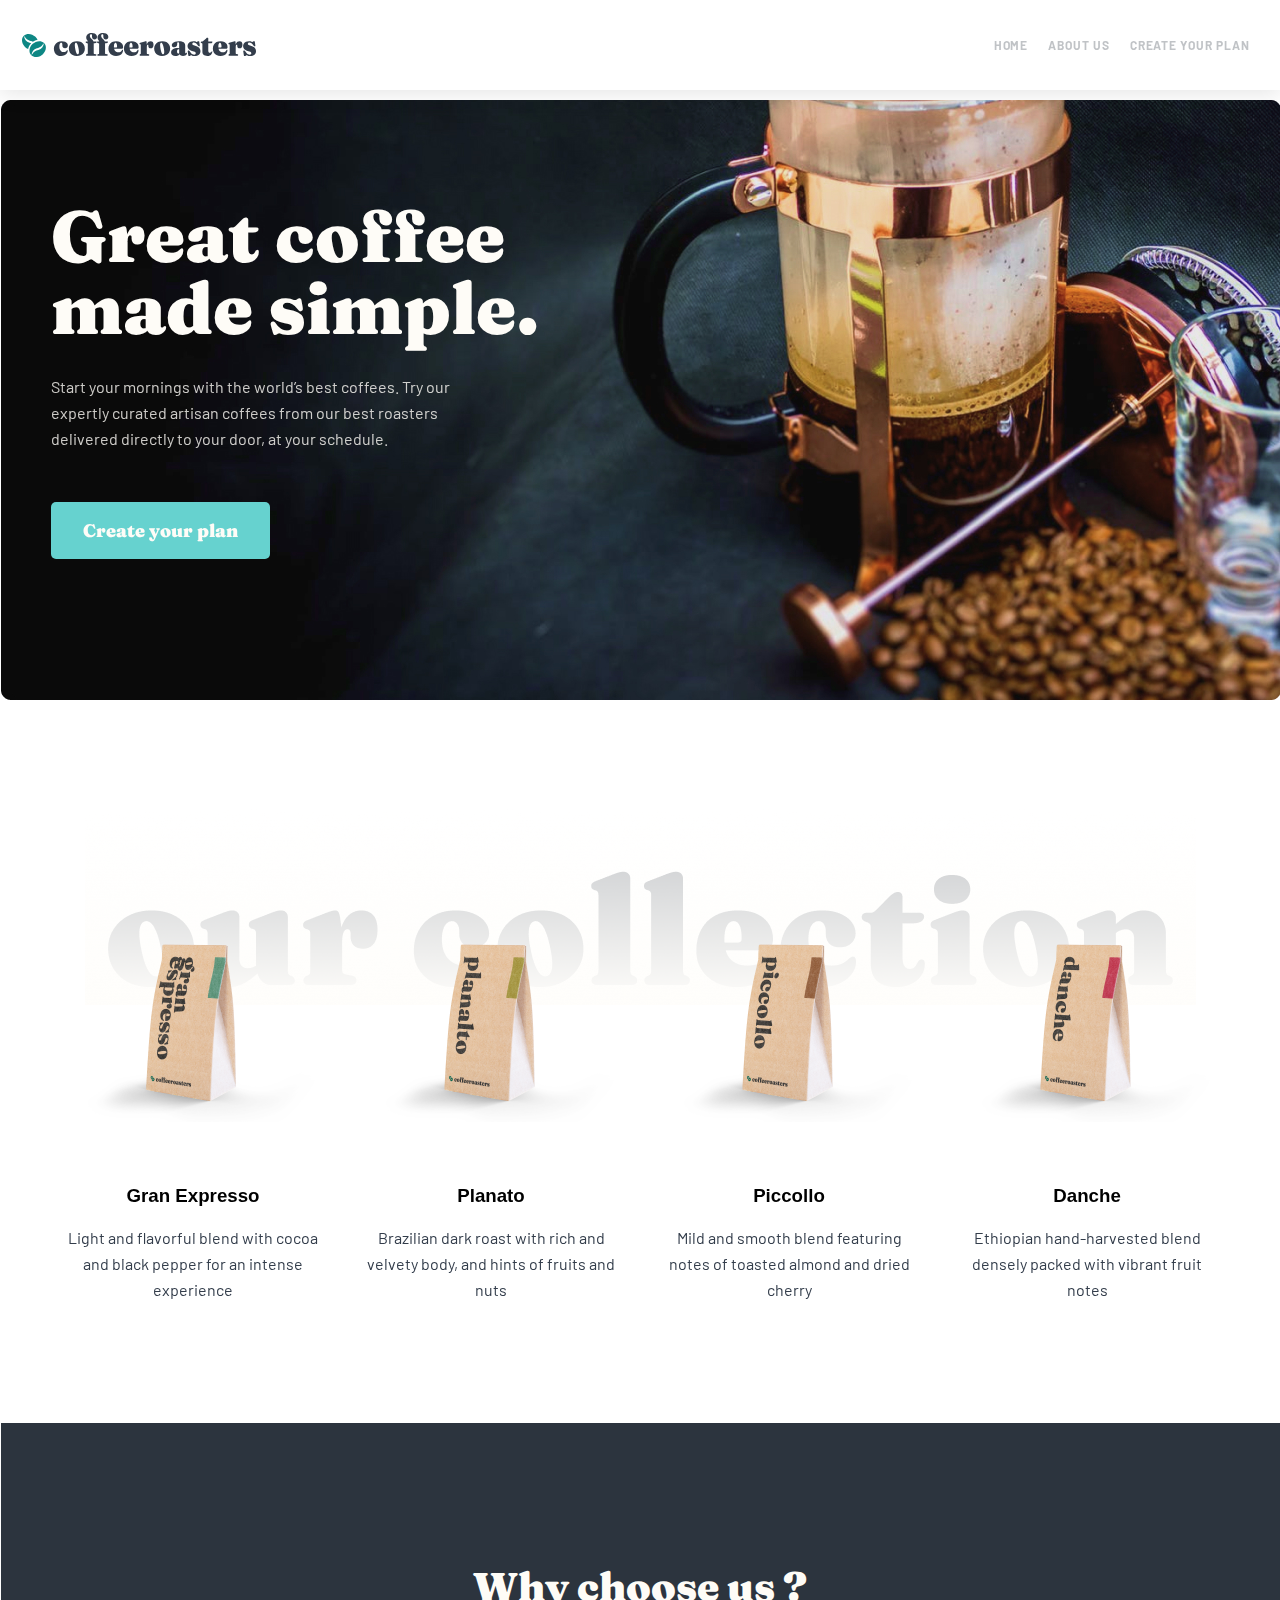
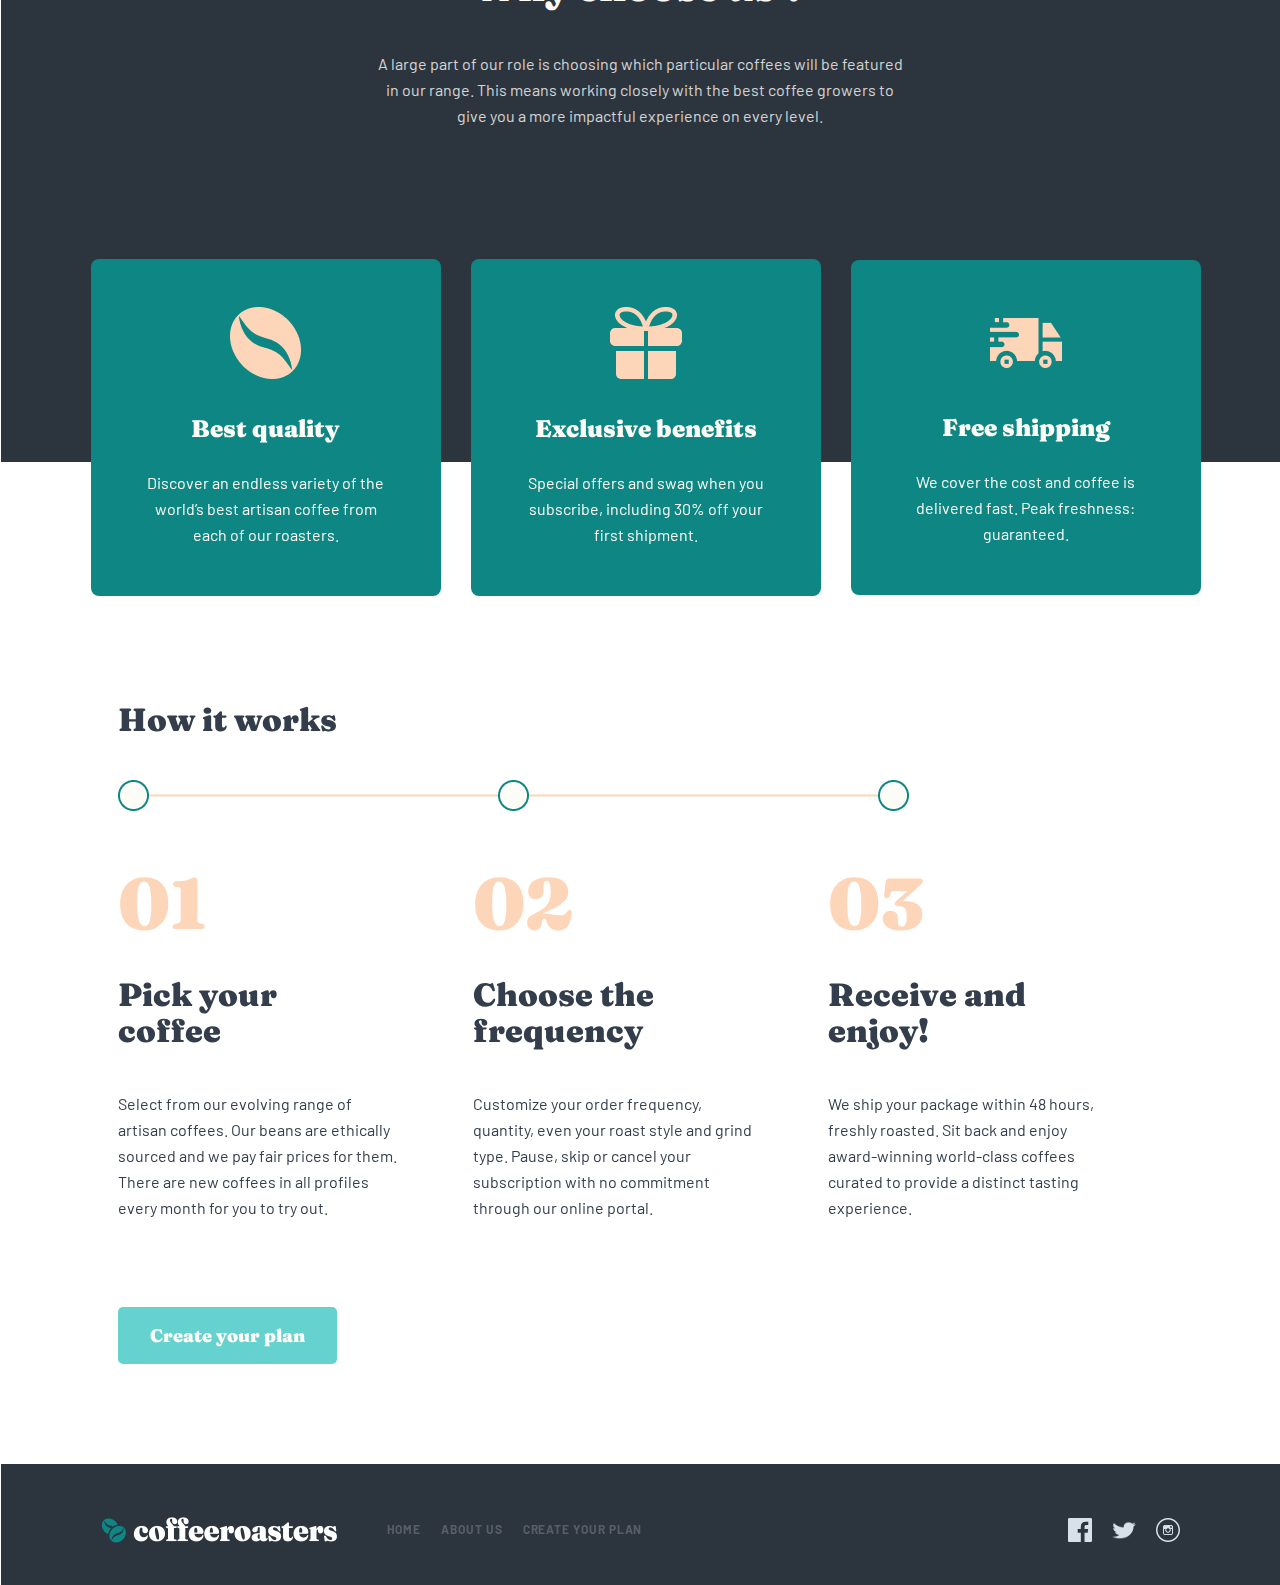
<file: Index.html>
<!DOCTYPE html>
<html lang="en">
  <head>
    <meta charset="UTF-8" />
    <meta http-equiv="X-UA-Compatible" content="IE=edge" />
    <meta name="viewport" content="width=device-width, initial-scale=1.0" />
    <link rel="icon" href="./images/beans.png">
    <link rel="stylesheet" href="./css/normalize.css" />
    <!-- <link rel="stylesheet" href="./css/Main.css" /> -->
    <link rel="stylesheet" href="./css/main.min.css" />
    <!-- before: min and auto prefix -->
    <title>Coffeeroasters</title>
  </head>
  <body>
    <!-- HEADER ☺ -->
    <header  class="">
      <div class="container header-container">
        <a href="#">
          <img
            class="logo-pic"
            src="./images/logo.svg"
            alt="Logo of Coffee"
            width="236"
            height="26"
          />
        </a>
        <nav class="nav">
          <ul class="nav-list">
            <li class="link-item">
              <a href="./Index.html" class="nav-link">Home</a>
            </li>
            <li class="link-item">
              <a href="./about-us.html" class="nav-link">About Us</a>
            </li>
            <li class="link-item">
              <a href="#create" class="nav-link">Create your plan</a>
            </li>
          </ul>
        </nav>
      </div>
    </header>
    <!-- END header ☺ -->
    <!-- PART MAIN ♥ -->
    <main id="home">
      <h1 class="visually_hidden">Coffee</h1>
      <!-- HERO ↓ -->
      <section class="hero">
        <div class="container hero-container">
          <div class="hero-left">
            <h2 class="hero-heading">Great coffee made simple.</h2>
            <p class="hero-desc">
              Start your mornings with the world’s best coffees. Try our
              expertly curated artisan coffees from our best roasters delivered
              directly to your door, at your schedule.
            </p>
            <button class="button">Create your plan</button>
          </div>
        </div>
      </section>
      <!-- End HERO ↑ -->
      <!-- COLLACTION ↓ -->
      <section id="about-us" >
        <div class="container container-collaction">
          <div class="collaction_box gran">
            <h3 class="servoces-heading">Gran Expresso</h3>
            <p class="collaction-desc">
              Light and flavorful blend with cocoa and black pepper for an
              intense experience
            </p>
          </div>
          <div class="collaction_box planalto">
            <h3 class="servoces-heading">Planato</h3>
            <p class="collaction-desc">
              Brazilian dark roast with rich and velvety body, and hints of
              fruits and nuts
            </p>
          </div>
          <div class="collaction_box piccollo">
            <h3 class="servoces-heading">Piccollo</h3>
            <p class="collaction-desc">
              Mild and smooth blend featuring notes of toasted almond and dried
              cherry
            </p>
          </div>
          <div class="collaction_box danche">
            <h3 class="servoces-heading">Danche</h3>
            <p class="collaction-desc">
              Ethiopian hand-harvested blend densely packed with vibrant fruit
              notes
            </p>
          </div>
        </div>
      </section>
      <!-- END COLLACTION ↑ -->
      <!-- SERVICES ↓ -->
      <section>
        <div class="container services_container">
          <div class="services-top">
            <h3 class="services-hesder">Why choose us ?</h3>
            <p class="services-desc">
              A large part of our role is choosing which particular coffees will
              be featured in our range. This means working closely with the best
              coffee growers to give you a more impactful experience on every
              level.
            </p>
          </div>
          <div class="services_box">
            <ul class="services-box-list">
              <li class="services-box-item quality">
                <h4 class="services-box-header">Best quality</h4>
                <p class="services-box-desc">
                  Discover an endless variety of the world’s best artisan coffee
                  from each of our roasters.
                </p>
              </li>
              <li class="services-box-item benefits">
                <h4 class="services-box-header">Exclusive benefits</h4>
                <p class="services-box-desc">
                  Special offers and swag when you subscribe, including 30% off
                  your first shipment.
                </p>
              </li>
              <li class="services-box-item shipping">
                <h4 class="services-box-header">Free shipping</h4>
                <p class="services-box-desc">
                  We cover the cost and coffee is delivered fast. Peak
                  freshness: guaranteed.
                </p>
              </li>
            </ul>
          </div>
        </div>
      </section>
      <!-- END SERVICES ↑ -->
      <!-- MAKE A COFFEE ↓ -->
      <section>
        <div class="container meke-coffee-container">
          <h5 id="create" class="make-coffee-header">How it works</h5>
          <img
            src="./images/way.png"
            alt="way-create"
            width="791"
            height="31"
          />
          <div   class="make-coffee-box">
            <ul class="make-coffee-list">
              <li class="make-coffee-item">
                <p class="makee-coffee-num">01</p>
                <h6 class="make-coffee-header">Pick your coffee</h6>
                <p class="make-coffee-desc">
                  Select from our evolving range of artisan coffees. Our beans are ethically sourced and we pay fair prices for them. There are new coffees in all profiles every month for you to try out.
                </p>
              </li>
              <li class="make-coffee-item">
                <p class="makee-coffee-num">02</p>
                <h6 class="make-coffee-header">Choose the frequency</h6>
                <p class="make-coffee-desc">
                  Customize your order frequency, quantity, even your roast
                  style and grind type. Pause, skip or cancel your subscription with no commitment through our online portal.
                </p>
              </li>
              <li class="make-coffee-item">
                <p class="makee-coffee-num">03</p>
                <h6 class="make-coffee-header">Receive and enjoy!</h6>
                <p class="make-coffee-desc">
                  We ship your package within 48 hours, freshly roasted. Sit
                  back and enjoy award-winning world-class coffees curated to provide a distinct tasting experience.
                </p>
              </li>
            </ul>
            <button class="make-coffee-button button"> Create your plan </button>
          </div>
        </div>
      </section>
      <!-- END MAKE A COFFEE ↑ -->
    </main>
    <!-- END MAIN ♥ -->
    <!-- FOOTER ♠ -->
    <footer class="footer">
      <div class="container footer-container">
        <div class="footer-left">
          <img
          class="logo-pic"
          src="./images/footer-logo.png"
          alt="logo of coffee"
          width="236"
          height="26">
          <nav>
            <ul>
              <nav class="nav-footer nav">
                <ul class="nav-list nav-footer-list">
                  <li class="footer link-item">
                    <a href="./Index.html" class="nav-link">Home</a>
                  </li>
                  <li class="footer link-item">
                    <a href="./about-us.html" class="nav-link">About Us</a>
                  </li>
                  <li class="footer link-item">
                    <a href="#create" class="nav-link">Create your plan</a>
                  </li>
            </ul>
          </nav>
        </div>
        <div class="footer-links">
          <a class="footer-link" href="facebook.com">
            <img class="icon-footer" src="./images/FB.svg" alt="facebook logo" width="24" height="24">
          </a>
          <a class="footer-link" href="twitter.com"><img class="icon-footer" src="./images/twitter.ico" alt="twitter log" width="24" height="20"></a>
          <a class="footer-link" href="instagram.com"><img class="icon-footer" src="./images/instagram.ico" alt="instagram icon" width="24" height="24"></a>
        </div>
      </div>
    </footer>
    <!-- END FOOTER ♠ -->
  </body>
</html>
</file>
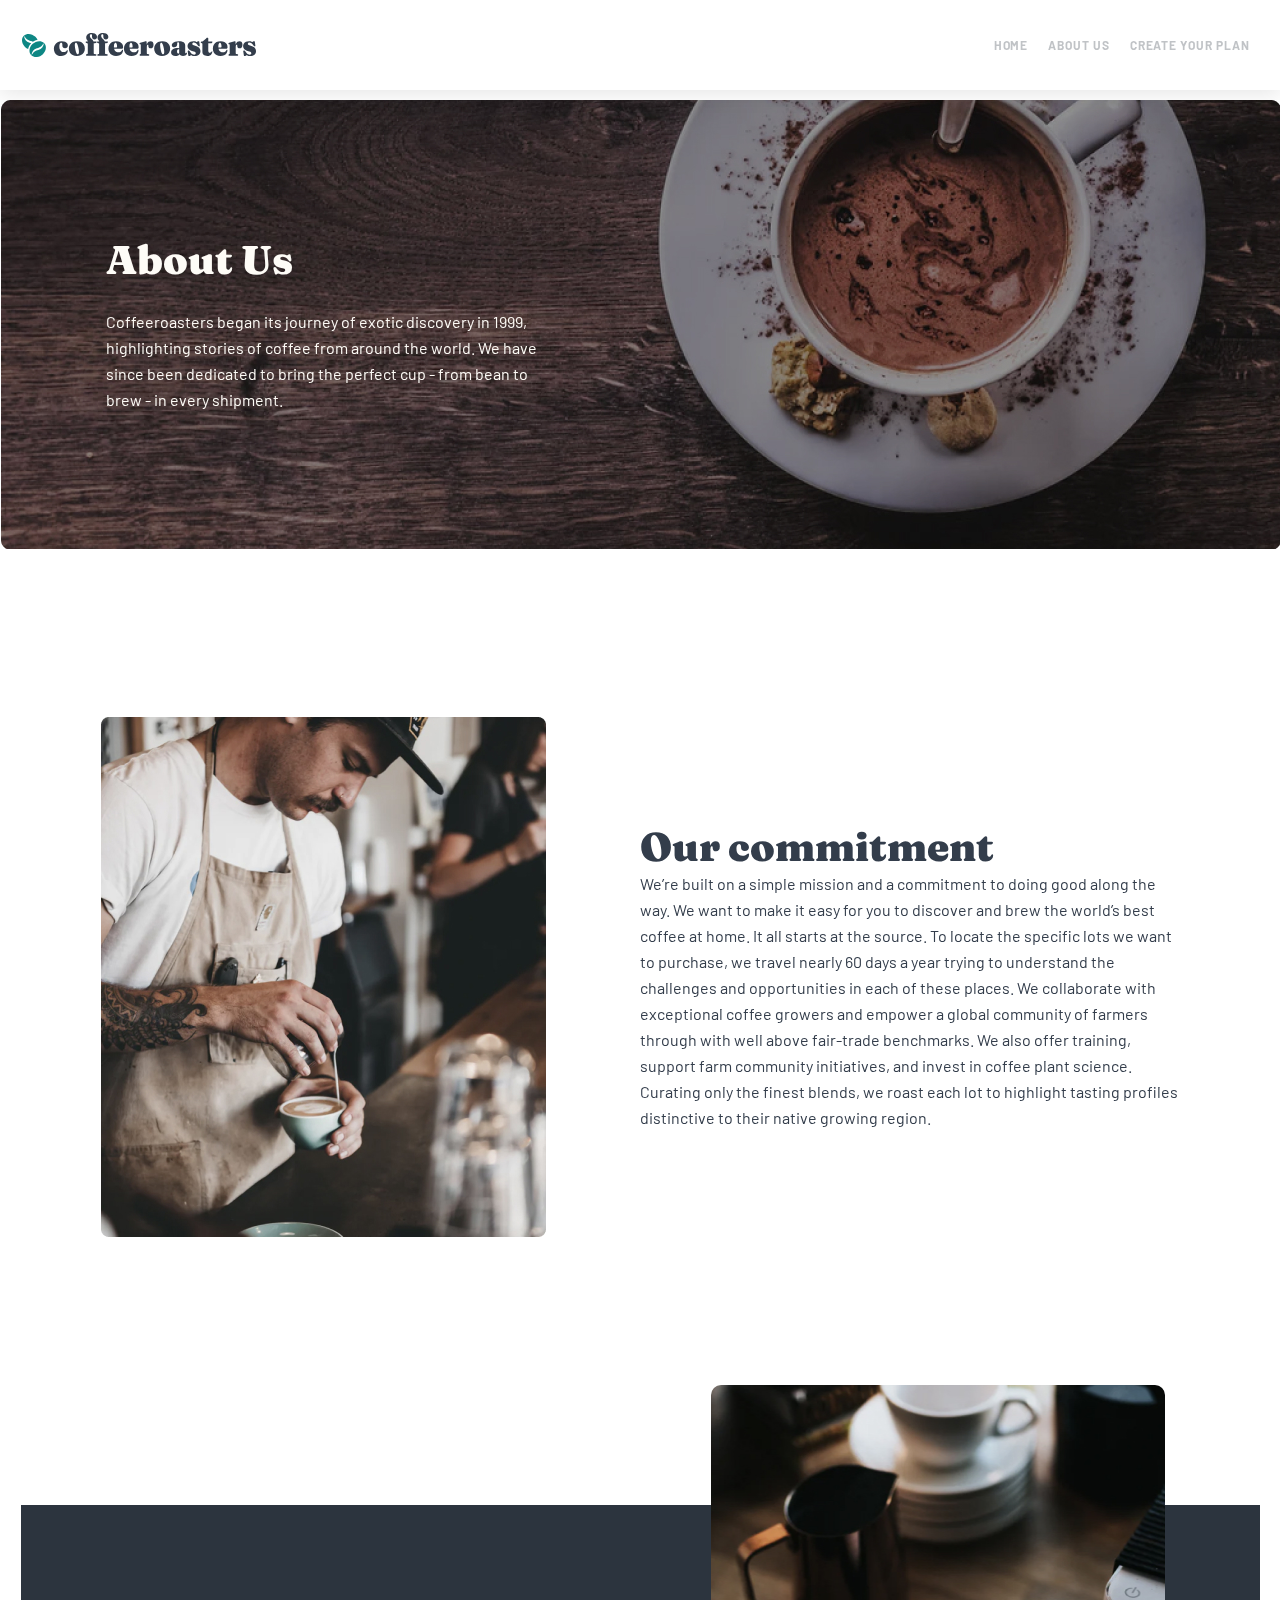
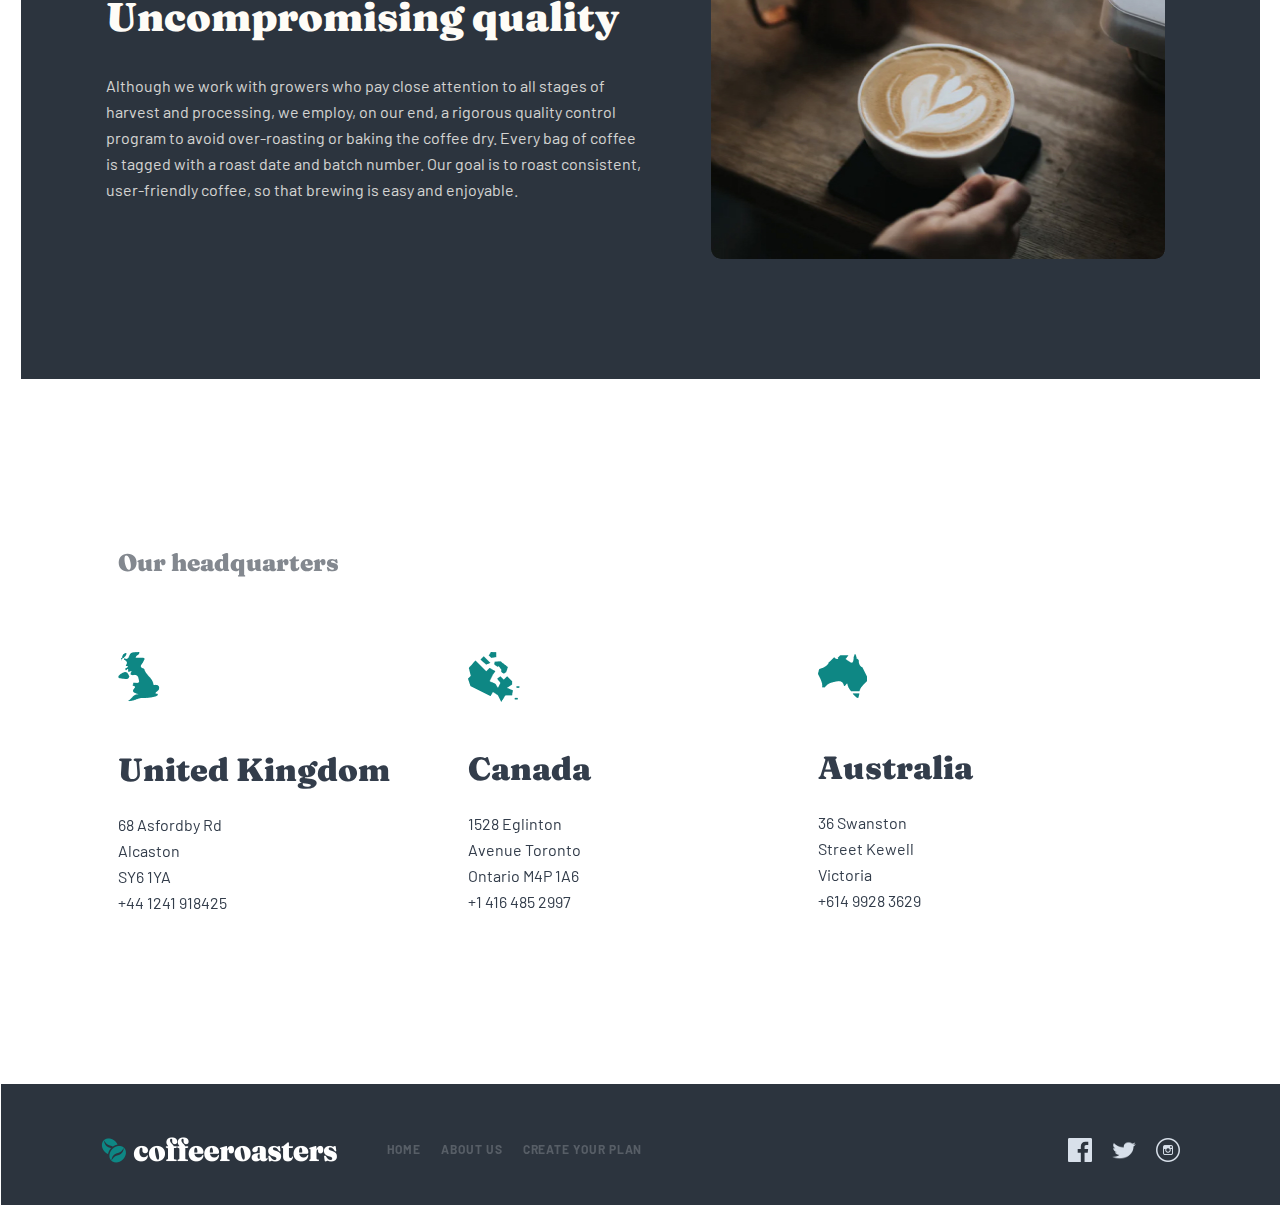
<file: about-us.html>
<!DOCTYPE html>
<html lang="en">
  <head>
    <meta charset="UTF-8" />
    <meta http-equiv="X-UA-Compatible" content="IE=edge" />
    <meta name="viewport" content="width=device-width, initial-scale=1.0" />
    <link rel="icon" href="./images/beans.png" />
    <link rel="stylesheet" href="./css/normalize.css" />
    <!-- <link rel="stylesheet" href="./css/Main.css" /> -->
    <link rel="stylesheet" href="./css/main.min.css">
    <!-- <link rel="stylesheet" href="./css/main.min.css"> -->
    <title>About Us</title>
  </head>
  <body>
    <!-- HEADER ☻ -->
    <header>
      <div class="container header-container">
        <a href="#">
          <img
            class="logo-pic"
            src="./images/logo.svg"
            alt="Logo of Coffee"
            width="236"
            height="26"
          />
        </a>
        <nav class="nav">
          <ul class="nav-list">
            <li class="link-item">
              <a href="./Index.html" class="nav-link">Home</a>
            </li>
            <li class="link-item">
              <a href="./about-us.html" class="nav-link">About Us</a>
            </li>
            <li class="link-item">
              <a href="#create" class="nav-link">Create your plan</a>
            </li>
          </ul>
        </nav>
      </div>
    </header>
    <!-- END HEADER ☻ -->
    <!-- MAIN ♥ -->
    <main>
      <!-- ABOUT US HERO -->
      <section>
        <div class="container about-us-hero">
          <div class="about-us-hero-left">
            <h1 class="about-us-header">About Us</h1>
            <p class="about-us-desc">
              Coffeeroasters began its journey of exotic discovery in 1999,
              highlighting stories of coffee from around the world. We have
              since been dedicated to bring the perfect cup - from bean to brew
              - in every shipment.
            </p>
          </div>
        </div>
      </section>
      <!-- END ABOUT US HERO -->
      <section>
        <div class="container about-us-commitment">
          <img
            class="commitment-pic"
            src="./images/Bitmap2.jpg"
            alt="preparing coffee"
            width="445"
            height="520"
          />
          <div class="commitment-right">
            <h2 class="commitment-header">Our commitment</h2>
            <p class="commitment-desc">
              We’re built on a simple mission and a commitment to doing good
              along the way. We want to make it easy for you to discover and
              brew the world’s best coffee at home. It all starts at the source.
              To locate the specific lots we want to purchase, we travel nearly
              60 days a year trying to understand the challenges and
              opportunities in each of these places. We collaborate with
              exceptional coffee growers and empower a global community of
              farmers through with well above fair-trade benchmarks. We also
              offer training, support farm community initiatives, and invest in
              coffee plant science. Curating only the finest blends, we roast
              each lot to highlight tasting profiles distinctive to their native
              growing region.
            </p>
          </div>
        </div>
      </section>
      <!-- ABOUT US QUALITY -->
      <section>
        <div class="container about-us-quality-container">
          <div class="about-us-quality">
            <div class="about-us-quality-left">
              <h3 class="quality-header">Uncompromising quality</h3>
              <p class="quality-desc">
                Although we work with growers who pay close attention to all
                stages of harvest and processing, we employ, on our end, a
                rigorous quality control program to avoid over-roasting or
                baking the coffee dry. Every bag of coffee is tagged with a
                roast date and batch number. Our goal is to roast consistent,
                user-friendly coffee, so that brewing is easy and enjoyable.
              </p>
            </div>
            <img
              class="quality-img"
              src="./images/Bitmap3.jpg"
              alt="coffee"
              width="454"
              height="474"
            />
          </div>
        </div>
      </section>
      <!-- END ABOUT US QUALITY -->
      <!-- OUR HEADQUARTESRS -->
      <section>
          <div class="container heaadquarters">
            <h4 class="heaadquarters-header">Our headquarters</h4>
            <div class="heaadquarters-box">
                <ul class="heaadquarters-list">
                    <li class="heaadquarters-items kingdom">
                        <h5 class=" heaadquarters-items-header">  United Kingdom </h5>
                        <address class="heaadquarters-items-address">68 Asfordby Rd Alcaston            SY6 1YA </address>
                        <a class="heaadquarters-items-tel" href="tel:+44 1241918425">+44 1241 918425 </a>
                    </li>
                    <li class="heaadquarters-items canada">
                        <h5 class=" heaadquarters-items-header">  Canada </h5>
                        <address class="heaadquarters-items-address">1528 Eglinton Avenue Toronto Ontario M4P 1A6  </address>
                        <a class="heaadquarters-items-tel" href="tel:+44 1241918425">+1 416 485 2997</a>
                    </li>
                    <li class="heaadquarters-items australia">
                        <h5 class=" heaadquarters-items-header">  Australia </h5>
                        <address class="heaadquarters-items-address">36 Swanston Street Kewell Victoria  </address>
                        <a class="heaadquarters-items-tel" href="tel:+44 1241918425">+614 9928 3629 </a>
                    </li>
                </ul>
            </div>
          </div>
      </section>
      <!-- END OUR HEADQUARTESRA -->
    </main>
    <!-- END MAIN ♥ -->
    <!-- FOOTER ♠ -->
    <footer class="footer">
        <div class="container footer-container">
          <div class="footer-left">
            <img
            class="logo-pic"
            src="./images/footer-logo.png"
            alt="logo of coffee"
            width="236"
            height="26">
            <nav>
              <ul>
                <nav class="nav-footer nav">
                  <ul class="nav-list nav-footer-list">
                    <li class="footer link-item">
                      <a href="./Index.html" class="nav-link">Home</a>
                    </li>
                    <li class="footer link-item">
                      <a href="./about-us.html" class="nav-link">About Us</a>
                    </li>
                    <li class="footer link-item">
                      <a href="#create" class="nav-link">Create your plan</a>
                    </li>
              </ul>
            </nav>
          </div>
          <div class="footer-links">
            <a class="footer-link" href="facebook.com">
              <img class="icon-footer" src="./images/FB.svg" alt="facebook logo" width="24" height="24">
            </a>
            <a class="footer-link" href="twitter.com"><img class="icon-footer" src="./images/twitter.ico" alt="twitter log" width="24" height="20"></a>
            <a class="footer-link" href="instagram.com"><img class="icon-footer" src="./images/instagram.ico" alt="instagram icon" width="24" height="24"></a>
          </div>
        </div>
      </footer>
    <!-- END FOOTER ♠ -->
  </body>
</html>
</file>
<file: css/Main.css>
/* Fonts Fraunces */
/* fraunces-regular - latin */
@font-face {
  font-family: "Fraunces";
  font-style: normal;
  font-weight: 400;
  src: url("../fonts/fraunces-v10-latin-regular.woff2") format("woff2"),
    /* Super Modern Browsers */ url("../fonts/fraunces-v10-latin-regular.woff")
      format("woff"),
    /* Modern Browsers */ url("../fonts/fraunces-v10-latin-regular.ttf")
      format("truetype"); /* Safari, Android, iOS */
}
/* fraunces-900 - latin */
@font-face {
  font-family: "Fraunces";
  font-style: normal;
  font-weight: 900;
  src: url("../fonts/fraunces-v10-latin-900.woff2") format("woff2"),
    /* Super Modern Browsers */ url("../fonts/fraunces-v10-latin-900.woff")
      format("woff"),
    /* Modern Browsers */ url("../fonts/fraunces-v10-latin-900.ttf")
      format("truetype"); /* Safari, Android, iOS */
}
/* Font BARLOW  */
/* barlow-regular - latin */
@font-face {
  font-family: "Barlow";
  font-style: normal;
  font-weight: 400;
  src: url("../fonts/barlow-v5-latin-regular.woff2") format("woff2"),
    /* Super Modern Browsers */ url("../fonts/barlow-v5-latin-regular.woff")
      format("woff"),
    /* Modern Browsers */ url("../fonts/barlow-v5-latin-regular.ttf")
      format("truetype"); /* Safari, Android, iOS */
}
/* barlow-500 - latin */
@font-face {
  font-family: "Barlow";
  font-style: normal;
  font-weight: 500;
  src: url("../fonts/barlow-v5-latin-500.woff2") format("woff2"),
    /* Super Modern Browsers */ url("../fonts/barlow-v5-latin-500.woff")
      format("woff"),
    /* Modern Browsers */ url("../fonts/barlow-v5-latin-500.ttf")
      format("truetype"); /* Safari, Android, iOS */
}
/* barlow-600 - latin */
@font-face {
  font-family: "Barlow";
  font-style: normal;
  font-weight: 600;
  src: url("../fonts/barlow-v5-latin-600.woff2") format("woff2"),
    /* Super Modern Browsers */ url("../fonts/barlow-v5-latin-600.woff")
      format("woff"),
    /* Modern Browsers */ url("../fonts/barlow-v5-latin-600.ttf")
      format("truetype"); /* Safari, Android, iOS */
}
/* barlow-700 - latin */
@font-face {
  font-family: "Barlow";
  font-style: normal;
  font-weight: 700;
  src: url("../fonts/barlow-v5-latin-700.woff2") format("woff2"),
    /* Super Modern Browsers */ url("../fonts/barlow-v5-latin-700.woff")
      format("woff"),
    /* Modern Browsers */ url("../fonts/barlow-v5-latin-700.ttf")
      format("truetype"); /* Safari, Android, iOS */
}
*,
*::before,
*::after {
  box-sizing: border-box;
}
html {
  scroll-behavior: smooth;
}
body {
  margin: 0;
  margin-top: 100px;
  padding: 0;
  font-family: " Fraunces ", sans-serif;
}
a {
  text-decoration: none;
}
img {
  vertical-align: middle;
}
header {
  position: fixed;
  top: 0;
  left: 0;
  padding-top: 0px;
  padding-bottom: 0px;
  width: 100%;
  background-color: #ffffff;
  box-shadow: 0px 4px 20px rgba(0, 0, 0, 0.1);
  z-index: 9999;
}
.visually_hidden {
  position: absolute;
  width: 1px;
  height: 1px;
  margin: -1px;
  padding: 0;
  overflow: hidden;
  border: 0;
  clip: rect(0 0 0 0);
}
.container {
  width: 1279px;
  margin: 0 auto;
  padding: 0 20px;
}
/* nav ↓ */
.header-container {
  display: flex;
  align-items: center;
}
.logo-pic {
  text-decoration: none;
}
.logo-pic:hover {
  opacity: 0.5;
}
.logo-pic:active {
  opacity: 1;
}
.nav-list,
.nav {
  display: flex;
  margin-left: auto;
  align-items: center;
  list-style: none;
}
.nav-link {
  margin: 0;
  font-family: Barlow;
  font-style: normal;
  font-weight: bold;
  font-size: 12px;
  line-height: 15px;
  letter-spacing: 0.923077px;
  text-transform: uppercase;
  color: #83888f;
}
.link-item {
  padding: 20px 10px;
  opacity: 0.5;
  cursor: pointer;
  text-decoration: none;
}
.link-item:hover {
  opacity: 1;
}
.link-item:active {
  opacity: 0.5;
}
/*  Part Hero  */
.hero-container {
  padding: 100px 50px;
  background: url("../images/hero_img.jpg");
  background-repeat: no-repeat;
  background-size: 1280px 600px;
}
.hero-left {
  width: 540px;
  margin: 0;
  padding: 0 0 150px 0;
  display: flex;
  flex-wrap: wrap;
  align-items: center;
}
.hero-heading {
  width: 540px;
  margin: 0 0 30px 0;
  font-family: Fraunces;
  font-weight: 900;
  font-size: 72px;
  line-height: 72px;
  color: #fefcf7;
}
.hero-desc {
  width: 445px;
  margin: 0 0 50px 0;
  font-family: Barlow;
  font-size: 16px;
  line-height: 26px;
  color: #fefcf7;
  opacity: 0.8;
}
.button {
  margin: 0;
  padding: 15px 31px;
  font-family: Fraunces;
  font-weight: 900;
  font-size: 18px;
  line-height: 25px;
  text-align: center;
  color: #fefcf7;
  background-color: #66d2cf;
  border: 1px solid transparent;
  border-radius: 5px;
  /* box-shadow: rgba(0, 0, 0, 0.15) 1.95px 1.95px 2.6px; */
  cursor: pointer;
}
.button:hover {
  box-shadow: rgba(0, 0, 0, 0.3) 2.4px 2.4px 3.2px;
}
.button:active {
  opacity: 0.7;
  box-shadow: #59bab6 3px 3px 6px 0px inset, #4bb6b3 -3px -3px 6px 1px inset;
}
/* collaction ↓ */
.container-collaction {
  width: 1275px;
  padding-top: 120px;
  padding-bottom: 120px;
  display: flex;
  align-items: center;
  justify-content: space-evenly;
  background-image: url("../images/services_bg-img.png");
  background-repeat: no-repeat;
  background-size: 1111px 196px;
  background-position-x: 50%;
}
.collaction_box {
  width: 255px;
  text-align: center;
  display: flex;
  flex-direction: column;
}
.gran::before {
  content: url(../images/kopi1.png);
  margin-bottom: 40px;
}
.planalto::before {
  content: url(../images/kopi2.png);
  margin-bottom: 40px;
}
.piccollo::before {
  content: url(../images/kopi3.png);
  margin-bottom: 40px;
}
.danche::before {
  content: url(../images/kopi4.png);
  margin-bottom: 40px;
}
.collaction-heading {
  width: 255px;
  margin: 0;
  margin-bottom: 24px;
  padding: 0;
  font-family: Fraunces;
  font-style: normal;
  font-weight: 900;
  font-size: 24px;
  line-height: 32px;
  text-align: center;
  color: #333d4b;
}
.collaction-desc {
  margin: 0;
  padding: 0;
  font-family: Barlow;
  font-size: 16px;
  line-height: 26px;
  text-align: center;
  color: #333d4b;
}
/* End collaction */
/* Why choose us ? ↓ */
.services_container {
  padding: 100px 0 317px;
  text-align: center;
  position: relative;
  background-color: #2c343e;
}
.services-top {
  width: 540px;
  margin: 0 auto;
}
.services-hesder {
  font-family: Fraunces;
  font-style: normal;
  font-weight: 900;
  font-size: 40px;
  line-height: 48px;
  text-align: center;
  color: #fefcf7;
}
.services-desc {
  font-family: Barlow;
  font-style: normal;
  font-weight: normal;
  font-size: 16px;
  line-height: 26px;
  text-align: center;
  color: #fefcf7;
  opacity: 0.8;
}
.services_box {
  position: absolute;
  left: 50px;
  bottom: -150px;
}
.services-box-list {
  display: flex;
  justify-content: center;
  align-items: center;
  list-style: none;
}
.services-box-item {
  width: 350px;
  padding: 48px 47px;
  display: flex;
  flex-direction: column;
  background: #0e8784;
  border-radius: 8px;
}
.services-box-item + .services-box-item {
  margin-left: 30px;
}
.quality::before {
  content: url(../images/coffee-bean.png);
  margin-bottom: 30px;
}
.benefits::before {
  content: url(../images/Combined-Shape.png);
  margin-bottom: 30px;
}
.shipping::before {
  content: url(../images/Combined-Shape-end.png);
  margin-bottom: 30px;
  padding: 10px;
}
.services-box-header {
  margin: 0 0 25px 0;
  font-family: Fraunces;
  font-weight: 900;
  font-size: 24px;
  line-height: 32px;
  text-align: center;
  color: #fefcf7;
}
.services-box-desc {
  margin: 0;
  font-family: Barlow;
  font-size: 16px;
  line-height: 26px;
  text-align: center;
  color: #fefcf7;
}
.services-box-item:hover {
  box-shadow: rgba(0, 0, 0, 0.4) 0px 2px 4px,
    rgba(0, 0, 0, 0.3) 0px 7px 13px -3px, rgba(0, 0, 0, 0.2) 0px -3px 0px inset;
  cursor: pointer;
}
.services-box-item:active {
  box-shadow: #159795b8 12px 14px 12px 0px inset,
    #159795b8 12px 14px 12px 0px inset;
}
/* eND services */
/* MAKE A COFFEE WITH US */
.meke-coffee-container {
  width: 1085px;
  padding-top: 240px;
  padding-bottom: 100px;
  display: flex;
  flex-wrap: wrap;
  flex-direction: column;
}
.make-coffee-header {
  font-family: Fraunces;
  font-weight: 900;
  font-size: 24px;
  line-height: 32px;
  text-align: left;
  color: #83888f;
}
.make-coffee-box {
  text-align: left;
}
.make-coffee-list {
  width: 1085px;
  padding: 40px 0;
  list-style: none;
  display: flex;
  flex-wrap: wrap;
  align-items: center;
  margin-left: 30px;
}
.make-coffee-item {
  width: 285px;
  margin: 0 100px 30px -30px;
  padding: 0;
}
.makee-coffee-num {
  margin: 0 0 38px 0;
  padding: 0;
  font-family: Fraunces;
  font-weight: 900;
  font-size: 72px;
  line-height: 72px;
  color: #fdd6ba;
}
.make-coffee-header {
  width: 255px;
  margin: 0 0 42px 0;
  padding: 0;
  font-family: Fraunces;
  font-style: normal;
  font-weight: 900;
  font-size: 32px;
  line-height: 36px;
  color: #333d4b;
}
.make-coffee-desc {
  width: 285px;
  margin: 0;
  padding: 0;
  font-family: Barlow;
  font-style: normal;
  font-weight: normal;
  font-size: 16px;
  line-height: 26px;
  color: #333d4b;
}
/* END MAKE A COFFEE WITH US */
/* FOOTER */
.footer-container {
  padding: 20px 100px 10px 100px;
  background: #2c343e;
  display: flex;
  align-items: center;
}
.footer-left {
  display: flex;
  align-items: center;
  width: 681px;
}
.nav-footer-list {
  padding: 0;
  margin: 0 0 0 auto;
}
.footer-links {
  display: flex;
  align-items: center;
  margin-left: auto;
}
.icon-footer {
  mix-blend-mode: luminosity;
}
.footer-link + .footer-link {
  margin-left: 20px;
}
.icon-footer:hover {
  mix-blend-mode: normal;
}
.icon-footer:active {
  mix-blend-mode: luminosity;
}
/* ABOUT US */
.about-us-hero {
  background-image: url(../images/about-us-hero-bg.jpg);
  background-repeat: no-repeat;
  background-size: 1280px 450px;
}
.about-us-hero-left {
  width: 445px;
  margin: 0;
  padding: 136px 85px;
}
.about-us-header {
  margin: 0;
  margin-bottom: 25px;
  padding: 0;
  font-family: Fraunces;
  font-weight: 900;
  font-size: 40px;
  line-height: 48px;
  color: #fefcf7;
}
.about-us-desc {
  width: 445px;
  margin: 0;
  padding: 0;
  font-family: Barlow;
  font-size: 16px;
  line-height: 26px;
  color: #fefcf7;
}
/* COMMIITMENT */
.about-us-commitment {
  padding: 168px 100px;
  display: flex;
  align-items: center;
}
.commitment-right {
  width: 540px;
  display: flex;
  flex-direction: column;
  margin-left: auto;
}
.commitment-header {
  margin: 0;
  padding: 0;
  font-family: Fraunces;
  font-style: normal;
  font-weight: 900;
  font-size: 40px;
  line-height: 48px;
  color: #333d4b;
}
.commitment-desc {
  width: 540px;
  margin: 0;
  padding: 0;
  font-family: Barlow;
  font-size: 16px;
  line-height: 26px;
  color: #333d4b;
}
/* END COMMITMENT */
/* QUALITY */
.about-us-quality-container {
  padding-top: 100px;
}
.about-us-quality {
  display: flex;
  align-items: center;
  position: relative;
  background-color: #2c343e;
}
.about-us-quality-left {
  width: 540px;
  padding: 88px 85px 176px 85px;
  margin: 0;
  /* margin-right: auto; */
}
.quality-header {
  width: 540px;
  margin: 0;
  margin-bottom: 32px;
  padding: 0;
  font-family: Fraunces;
  font-style: normal;
  font-weight: 900;
  font-size: 40px;
  line-height: 48px;
  color: #fefcf7;
}
.quality-desc {
  width: 540px;
  margin: 0;
  padding: 0;
  font-family: Barlow;
  font-style: normal;
  font-weight: normal;
  font-size: 16px;
  line-height: 26px;
  color: #fefcf7;
  mix-blend-mode: normal;
  opacity: 0.8;
}
.quality-img {
  border-radius: 10px;
  position: absolute;
  right: 95px;
  top: -120px;
}
/* END QUALITY */
/* OUR HEADQUARTERS */
.heaadquarters {
  width: 1085px;
  padding: 168px 20px;
}
.heaadquarters-header {
  margin: 0;
  margin-bottom: 72px;
  padding: 0;
  font-family: Fraunces;
  font-weight: 900;
  font-size: 24px;
  line-height: 32px;
  color: #83888f;
}
.heaadquarters-box,
.heaadquarters-list {
  width: 1085px;
  margin: 0;
  padding: 0;
  display: flex;
  align-items: center;
  list-style: none;
}
.heaadquarters-list {
  flex-wrap: wrap;
  margin-left: 30px;
}
.heaadquarters-items {
  width: 285px;
  margin: 0;
  margin-left: -30px;
  margin-right: 95px;
  padding: 0;
  display: flex;
  flex-direction: column;
}
.heaadquarters-items-header {
  width: 272px;
  margin: 0;
  margin-bottom: 24px;
  padding: 0;
  font-family: Fraunces;
  font-weight: 900;
  font-size: 32px;
  line-height: 36px;
  color: #333d4b;
}
.heaadquarters-items-address, .heaadquarters-items-tel{
  width: 115px;
  margin: 0;
  padding: 0;
  font-family: Barlow;
  font-size: 16px;
  line-height: 26px;
  color: #333D4B;
  font-style: normal;
}
.kingdom::before{
  content: url(../images/kingdom.png);
  padding-bottom: 46px;
}
.canada::before{
  content: url(../images/canada.png);
  padding-bottom: 45px;
}
.australia::before{
  content: url(../images/australia.png);
  padding-bottom: 48px;
}
/* END OUR HEADQUARTERS */
</file>
<file: css/main.min.css>
@font-face{font-family:Fraunces;font-style:normal;font-weight:400;src:url(../fonts/fraunces-v10-latin-regular.woff2) format("woff2"),url(../fonts/fraunces-v10-latin-regular.woff) format("woff"),url(../fonts/fraunces-v10-latin-regular.ttf) format("truetype")}@font-face{font-family:Fraunces;font-style:normal;font-weight:900;src:url(../fonts/fraunces-v10-latin-900.woff2) format("woff2"),url(../fonts/fraunces-v10-latin-900.woff) format("woff"),url(../fonts/fraunces-v10-latin-900.ttf) format("truetype")}@font-face{font-family:Barlow;font-style:normal;font-weight:400;src:url(../fonts/barlow-v5-latin-regular.woff2) format("woff2"),url(../fonts/barlow-v5-latin-regular.woff) format("woff"),url(../fonts/barlow-v5-latin-regular.ttf) format("truetype")}@font-face{font-family:Barlow;font-style:normal;font-weight:500;src:url(../fonts/barlow-v5-latin-500.woff2) format("woff2"),url(../fonts/barlow-v5-latin-500.woff) format("woff"),url(../fonts/barlow-v5-latin-500.ttf) format("truetype")}@font-face{font-family:Barlow;font-style:normal;font-weight:600;src:url(../fonts/barlow-v5-latin-600.woff2) format("woff2"),url(../fonts/barlow-v5-latin-600.woff) format("woff"),url(../fonts/barlow-v5-latin-600.ttf) format("truetype")}@font-face{font-family:Barlow;font-style:normal;font-weight:700;src:url(../fonts/barlow-v5-latin-700.woff2) format("woff2"),url(../fonts/barlow-v5-latin-700.woff) format("woff"),url(../fonts/barlow-v5-latin-700.ttf) format("truetype")}*,::after,::before{-webkit-box-sizing:border-box;box-sizing:border-box}html{scroll-behavior:smooth}body{margin:0;margin-top:100px;padding:0;font-family:" Fraunces ",sans-serif}a{text-decoration:none}img{vertical-align:middle}header{position:fixed;top:0;left:0;padding-top:0;padding-bottom:0;width:100%;background-color:#fff;-webkit-box-shadow:0 4px 20px rgba(0,0,0,.1);box-shadow:0 4px 20px rgba(0,0,0,.1);z-index:9999}.visually_hidden{position:absolute;width:1px;height:1px;margin:-1px;padding:0;overflow:hidden;border:0;clip:rect(0 0 0 0)}.container{width:1279px;margin:0 auto;padding:0 20px}.header-container{display:-webkit-box;display:-ms-flexbox;display:flex;-webkit-box-align:center;-ms-flex-align:center;align-items:center}.logo-pic{text-decoration:none}.logo-pic:hover{opacity:.5}.logo-pic:active{opacity:1}.nav,.nav-list{display:-webkit-box;display:-ms-flexbox;display:flex;margin-left:auto;-webkit-box-align:center;-ms-flex-align:center;align-items:center;list-style:none}.nav-link{margin:0;font-family:Barlow;font-style:normal;font-weight:700;font-size:12px;line-height:15px;letter-spacing:.923077px;text-transform:uppercase;color:#83888f}.link-item{padding:20px 10px;opacity:.5;cursor:pointer;text-decoration:none}.link-item:hover{opacity:1}.link-item:active{opacity:.5}.hero-container{padding:100px 50px;background:url(../images/hero_img.jpg);background-repeat:no-repeat;background-size:1280px 600px}.hero-left{width:540px;margin:0;padding:0 0 150px 0;display:-webkit-box;display:-ms-flexbox;display:flex;-ms-flex-wrap:wrap;flex-wrap:wrap;-webkit-box-align:center;-ms-flex-align:center;align-items:center}.hero-heading{width:540px;margin:0 0 30px 0;font-family:Fraunces;font-weight:900;font-size:72px;line-height:72px;color:#fefcf7}.hero-desc{width:445px;margin:0 0 50px 0;font-family:Barlow;font-size:16px;line-height:26px;color:#fefcf7;opacity:.8}.button{margin:0;padding:15px 31px;font-family:Fraunces;font-weight:900;font-size:18px;line-height:25px;text-align:center;color:#fefcf7;background-color:#66d2cf;border:1px solid transparent;border-radius:5px;cursor:pointer}.button:hover{-webkit-box-shadow:rgba(0,0,0,.3) 2.4px 2.4px 3.2px;box-shadow:rgba(0,0,0,.3) 2.4px 2.4px 3.2px}.button:active{opacity:.7;-webkit-box-shadow:#59bab6 3px 3px 6px 0 inset,#4bb6b3 -3px -3px 6px 1px inset;box-shadow:#59bab6 3px 3px 6px 0 inset,#4bb6b3 -3px -3px 6px 1px inset}.container-collaction{width:1275px;padding-top:120px;padding-bottom:120px;display:-webkit-box;display:-ms-flexbox;display:flex;-webkit-box-align:center;-ms-flex-align:center;align-items:center;-webkit-box-pack:space-evenly;-ms-flex-pack:space-evenly;justify-content:space-evenly;background-image:url(../images/services_bg-img.png);background-repeat:no-repeat;background-size:1111px 196px;background-position-x:50%}.collaction_box{width:255px;text-align:center;display:-webkit-box;display:-ms-flexbox;display:flex;-webkit-box-orient:vertical;-webkit-box-direction:normal;-ms-flex-direction:column;flex-direction:column}.gran::before{content:url(../images/kopi1.png);margin-bottom:40px}.planalto::before{content:url(../images/kopi2.png);margin-bottom:40px}.piccollo::before{content:url(../images/kopi3.png);margin-bottom:40px}.danche::before{content:url(../images/kopi4.png);margin-bottom:40px}.collaction-heading{width:255px;margin:0;margin-bottom:24px;padding:0;font-family:Fraunces;font-style:normal;font-weight:900;font-size:24px;line-height:32px;text-align:center;color:#333d4b}.collaction-desc{margin:0;padding:0;font-family:Barlow;font-size:16px;line-height:26px;text-align:center;color:#333d4b}.services_container{padding:100px 0 317px;text-align:center;position:relative;background-color:#2c343e}.services-top{width:540px;margin:0 auto}.services-hesder{font-family:Fraunces;font-style:normal;font-weight:900;font-size:40px;line-height:48px;text-align:center;color:#fefcf7}.services-desc{font-family:Barlow;font-style:normal;font-weight:400;font-size:16px;line-height:26px;text-align:center;color:#fefcf7;opacity:.8}.services_box{position:absolute;left:50px;bottom:-150px}.services-box-list{display:-webkit-box;display:-ms-flexbox;display:flex;-webkit-box-pack:center;-ms-flex-pack:center;justify-content:center;-webkit-box-align:center;-ms-flex-align:center;align-items:center;list-style:none}.services-box-item{width:350px;padding:48px 47px;display:-webkit-box;display:-ms-flexbox;display:flex;-webkit-box-orient:vertical;-webkit-box-direction:normal;-ms-flex-direction:column;flex-direction:column;background:#0e8784;border-radius:8px}.services-box-item+.services-box-item{margin-left:30px}.quality::before{content:url(../images/coffee-bean.png);margin-bottom:30px}.benefits::before{content:url(../images/Combined-Shape.png);margin-bottom:30px}.shipping::before{content:url(../images/Combined-Shape-end.png);margin-bottom:30px;padding:10px}.services-box-header{margin:0 0 25px 0;font-family:Fraunces;font-weight:900;font-size:24px;line-height:32px;text-align:center;color:#fefcf7}.services-box-desc{margin:0;font-family:Barlow;font-size:16px;line-height:26px;text-align:center;color:#fefcf7}.services-box-item:hover{-webkit-box-shadow:rgba(0,0,0,.4) 0 2px 4px,rgba(0,0,0,.3) 0 7px 13px -3px,rgba(0,0,0,.2) 0 -3px 0 inset;box-shadow:rgba(0,0,0,.4) 0 2px 4px,rgba(0,0,0,.3) 0 7px 13px -3px,rgba(0,0,0,.2) 0 -3px 0 inset;cursor:pointer}.services-box-item:active{-webkit-box-shadow:#159795b8 12px 14px 12px 0 inset,#159795b8 12px 14px 12px 0 inset;box-shadow:#159795b8 12px 14px 12px 0 inset,#159795b8 12px 14px 12px 0 inset}.meke-coffee-container{width:1085px;padding-top:240px;padding-bottom:100px;display:-webkit-box;display:-ms-flexbox;display:flex;-ms-flex-wrap:wrap;flex-wrap:wrap;-webkit-box-orient:vertical;-webkit-box-direction:normal;-ms-flex-direction:column;flex-direction:column}.make-coffee-header{font-family:Fraunces;font-weight:900;font-size:24px;line-height:32px;text-align:left;color:#83888f}.make-coffee-box{text-align:left}.make-coffee-list{width:1085px;padding:40px 0;list-style:none;display:-webkit-box;display:-ms-flexbox;display:flex;-ms-flex-wrap:wrap;flex-wrap:wrap;-webkit-box-align:center;-ms-flex-align:center;align-items:center;margin-left:30px}.make-coffee-item{width:285px;margin:0 100px 30px -30px;padding:0}.makee-coffee-num{margin:0 0 38px 0;padding:0;font-family:Fraunces;font-weight:900;font-size:72px;line-height:72px;color:#fdd6ba}.make-coffee-header{width:255px;margin:0 0 42px 0;padding:0;font-family:Fraunces;font-style:normal;font-weight:900;font-size:32px;line-height:36px;color:#333d4b}.make-coffee-desc{width:285px;margin:0;padding:0;font-family:Barlow;font-style:normal;font-weight:400;font-size:16px;line-height:26px;color:#333d4b}.footer-container{padding:20px 100px 10px 100px;background:#2c343e;display:-webkit-box;display:-ms-flexbox;display:flex;-webkit-box-align:center;-ms-flex-align:center;align-items:center}.footer-left{display:-webkit-box;display:-ms-flexbox;display:flex;-webkit-box-align:center;-ms-flex-align:center;align-items:center;width:681px}.nav-footer-list{padding:0;margin:0 0 0 auto}.footer-links{display:-webkit-box;display:-ms-flexbox;display:flex;-webkit-box-align:center;-ms-flex-align:center;align-items:center;margin-left:auto}.icon-footer{mix-blend-mode:luminosity}.footer-link+.footer-link{margin-left:20px}.icon-footer:hover{mix-blend-mode:normal}.icon-footer:active{mix-blend-mode:luminosity}.about-us-hero{background-image:url(../images/about-us-hero-bg.jpg);background-repeat:no-repeat;background-size:1280px 450px}.about-us-hero-left{width:445px;margin:0;padding:136px 85px}.about-us-header{margin:0;margin-bottom:25px;padding:0;font-family:Fraunces;font-weight:900;font-size:40px;line-height:48px;color:#fefcf7}.about-us-desc{width:445px;margin:0;padding:0;font-family:Barlow;font-size:16px;line-height:26px;color:#fefcf7}.about-us-commitment{padding:168px 100px;display:-webkit-box;display:-ms-flexbox;display:flex;-webkit-box-align:center;-ms-flex-align:center;align-items:center}.commitment-right{width:540px;display:-webkit-box;display:-ms-flexbox;display:flex;-webkit-box-orient:vertical;-webkit-box-direction:normal;-ms-flex-direction:column;flex-direction:column;margin-left:auto}.commitment-header{margin:0;padding:0;font-family:Fraunces;font-style:normal;font-weight:900;font-size:40px;line-height:48px;color:#333d4b}.commitment-desc{width:540px;margin:0;padding:0;font-family:Barlow;font-size:16px;line-height:26px;color:#333d4b}.about-us-quality-container{padding-top:100px}.about-us-quality{display:-webkit-box;display:-ms-flexbox;display:flex;-webkit-box-align:center;-ms-flex-align:center;align-items:center;position:relative;background-color:#2c343e}.about-us-quality-left{width:540px;padding:88px 85px 176px 85px;margin:0}.quality-header{width:540px;margin:0;margin-bottom:32px;padding:0;font-family:Fraunces;font-style:normal;font-weight:900;font-size:40px;line-height:48px;color:#fefcf7}.quality-desc{width:540px;margin:0;padding:0;font-family:Barlow;font-style:normal;font-weight:400;font-size:16px;line-height:26px;color:#fefcf7;mix-blend-mode:normal;opacity:.8}.quality-img{border-radius:10px;position:absolute;right:95px;top:-120px}.heaadquarters{width:1085px;padding:168px 20px}.heaadquarters-header{margin:0;margin-bottom:72px;padding:0;font-family:Fraunces;font-weight:900;font-size:24px;line-height:32px;color:#83888f}.heaadquarters-box,.heaadquarters-list{width:1085px;margin:0;padding:0;display:-webkit-box;display:-ms-flexbox;display:flex;-webkit-box-align:center;-ms-flex-align:center;align-items:center;list-style:none}.heaadquarters-list{-ms-flex-wrap:wrap;flex-wrap:wrap;margin-left:30px}.heaadquarters-items{width:285px;margin:0;margin-left:-30px;margin-right:95px;padding:0;display:-webkit-box;display:-ms-flexbox;display:flex;-webkit-box-orient:vertical;-webkit-box-direction:normal;-ms-flex-direction:column;flex-direction:column}.heaadquarters-items-header{width:272px;margin:0;margin-bottom:24px;padding:0;font-family:Fraunces;font-weight:900;font-size:32px;line-height:36px;color:#333d4b}.heaadquarters-items-address,.heaadquarters-items-tel{width:115px;margin:0;padding:0;font-family:Barlow;font-size:16px;line-height:26px;color:#333d4b;font-style:normal}.kingdom::before{content:url(../images/kingdom.png);padding-bottom:46px}.canada::before{content:url(../images/canada.png);padding-bottom:45px}.australia::before{content:url(../images/australia.png);padding-bottom:48px}
</file>
